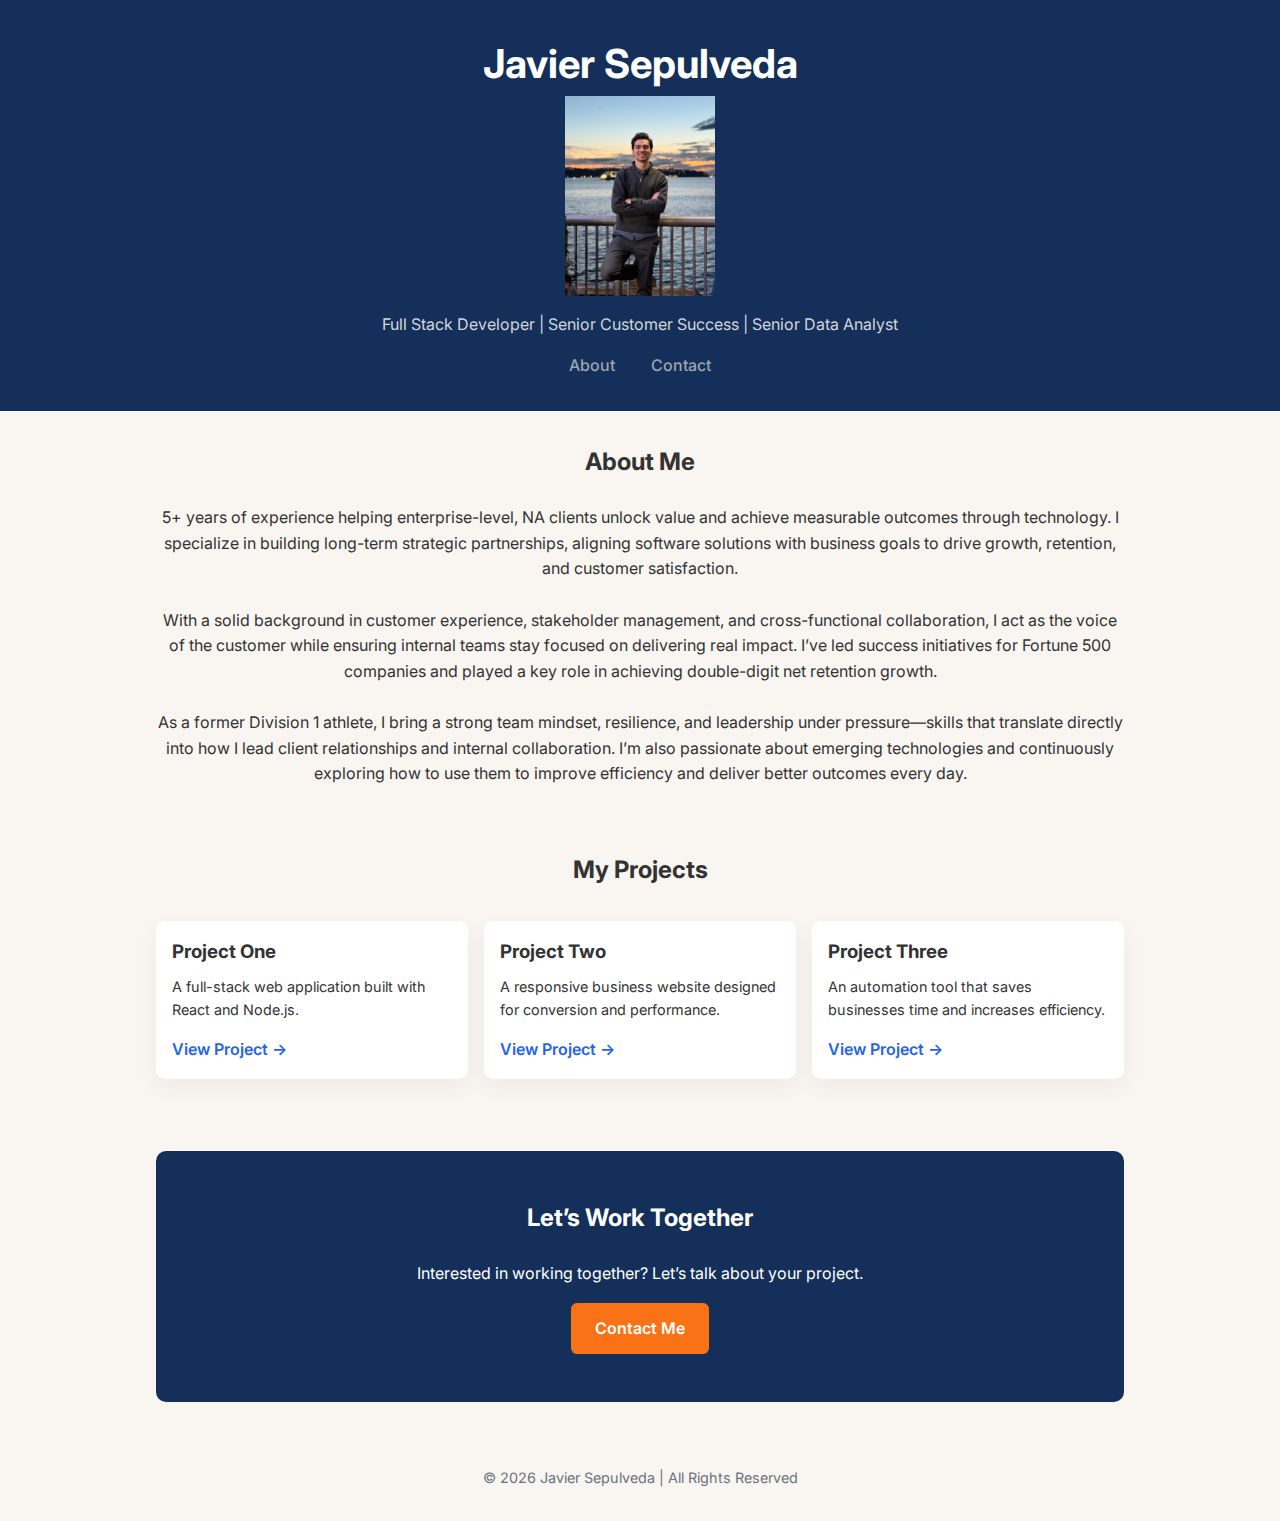
<file: index.html>
﻿<!DOCTYPE html>
<html lang="en">
<head>
    <meta charset="UTF-8">
    <title>Sepulveda</title>
    <meta name="viewport" content="width=device-width, initial-scale=1.0">

    <!-- Google Font -->
    <link href="https://fonts.googleapis.com/css2?family=Inter:wght@300;400;600;700&display=swap" rel="stylesheet">

    <link rel="stylesheet" href="./style/style.css"/>

    
</head>
<body>

    <header>
        <h1>Javier Sepulveda</h1>
        <img src="./images/profile-picture.jpeg" height="200" />
        <p>Full Stack Developer | Senior Customer Success | Senior Data Analyst</p>

        <nav>
            <a href="./assets/about.html">About</a>
            <!-- <a href="index.html#projects">Projects</a> -->
            <a href="./assets/contact.html">Contact</a>
        </nav>
    </header>

    <section class="about">
        <h2>About Me</h2>
        <p>
            5+ years of experience helping enterprise-level, NA clients unlock value and achieve measurable outcomes through technology. I specialize in building long-term strategic partnerships, aligning software solutions with business goals to drive growth, retention, and customer satisfaction.
            <br /><br />
            With a solid background in customer experience, stakeholder management, and cross-functional collaboration, I act as the voice of the customer while ensuring internal teams stay focused on delivering real impact. I’ve led success initiatives for Fortune 500 companies and played a key role in achieving double-digit net retention growth.
            <br /><br />
            As a former Division 1 athlete, I bring a strong team mindset, resilience, and leadership under pressure—skills that translate directly into how I lead client relationships and internal collaboration. I’m also passionate about emerging technologies and continuously exploring how to use them to improve efficiency and deliver better outcomes every day.
        </p>
    </section>

    <section id="projects">
        <h2 style="text-align:center; margin-bottom:2rem;">My Projects</h2>

        <div class="projects">

            <div class="card">
                <h3>Project One</h3>
                <p>A full-stack web application built with React and Node.js.</p>
                <a href="#" target="_blank">View Project →</a>
            </div>

            <div class="card">
                <h3>Project Two</h3>
                <p>A responsive business website designed for conversion and performance.</p>
                <a href="#" target="_blank">View Project →</a>
            </div>

            <div class="card">
                <h3>Project Three</h3>
                <p>An automation tool that saves businesses time and increases efficiency.</p>
                <a href="#" target="_blank">View Project →</a>
            </div>

        </div>
    </section>

    <section id="contact">
        <div class="cta">
            <h2>Let’s Work Together</h2>
            <p>Interested in working together? Let’s talk about your project.</p>
            <a href="./assets/contact.html">Contact Me</a>
        </div>
    </section>

    <footer>
        © 2026 Javier Sepulveda | All Rights Reserved
    </footer>

</body>
</html>
</file>
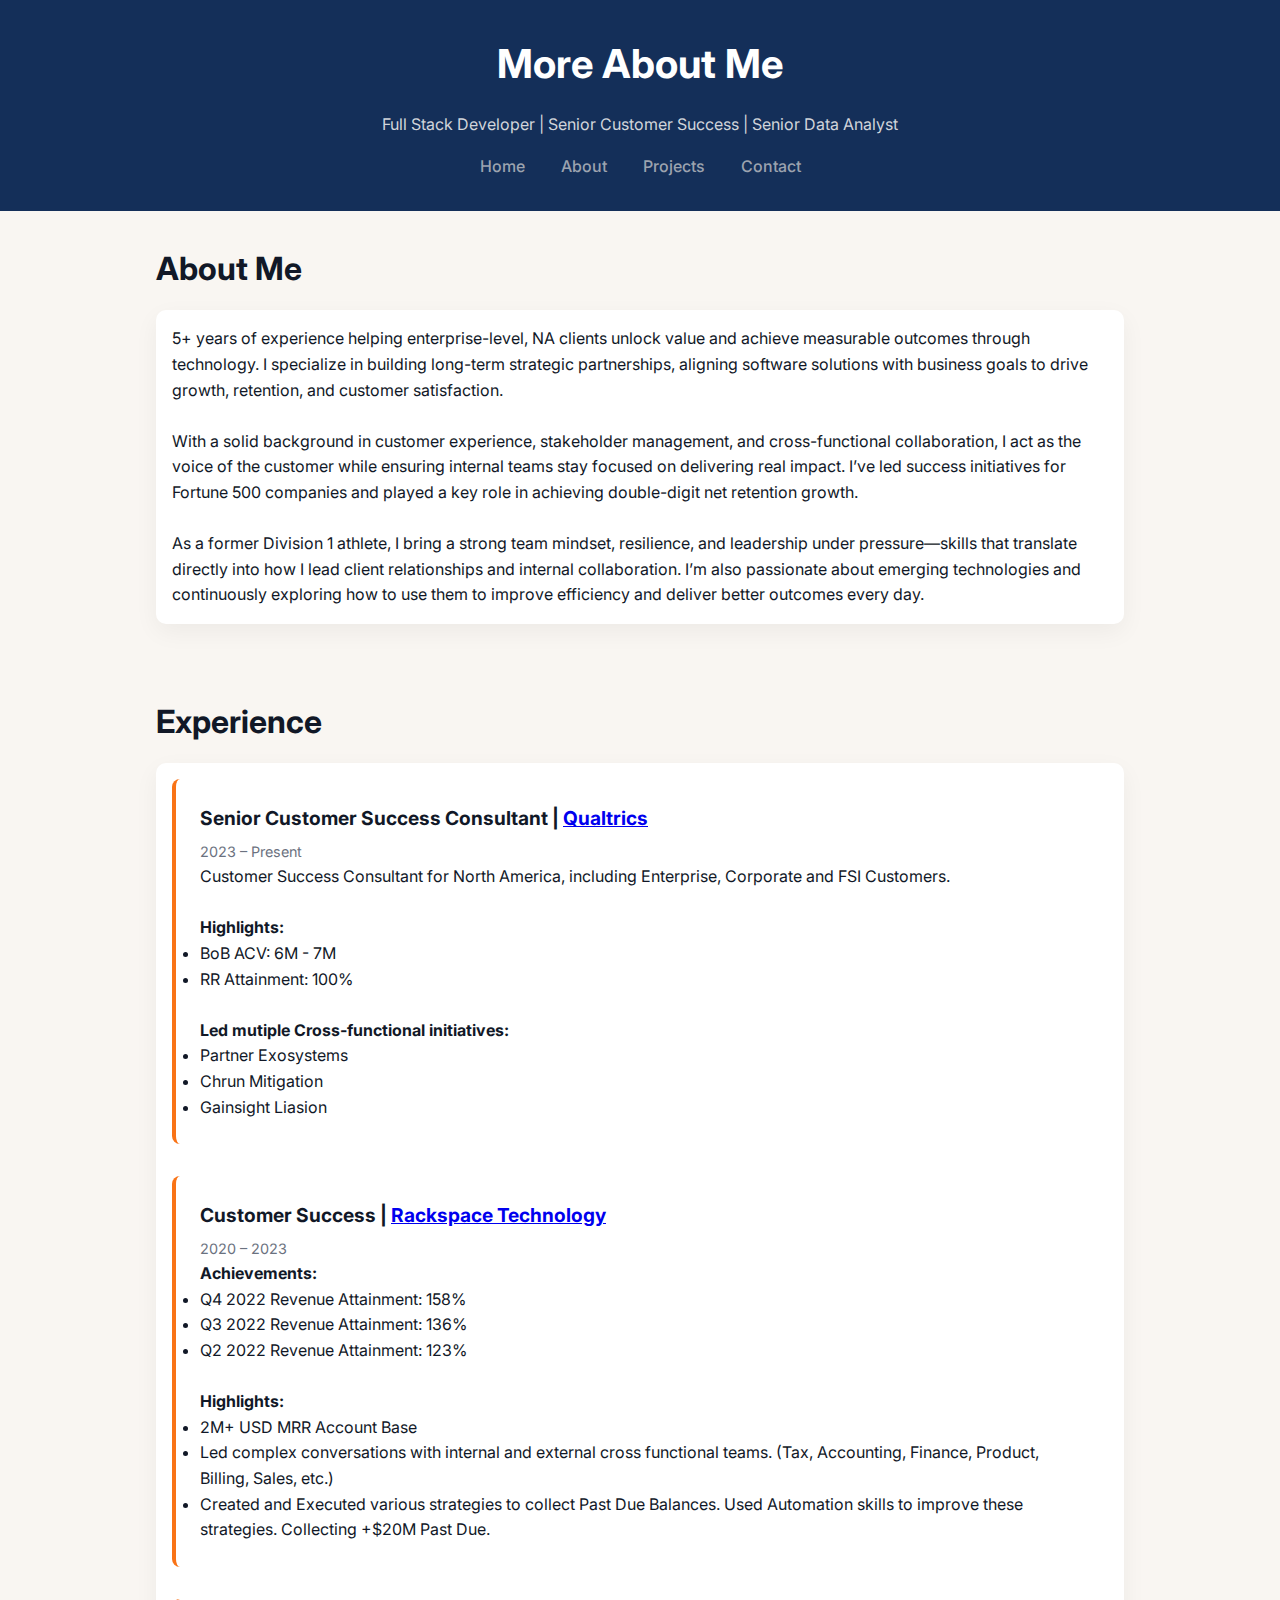
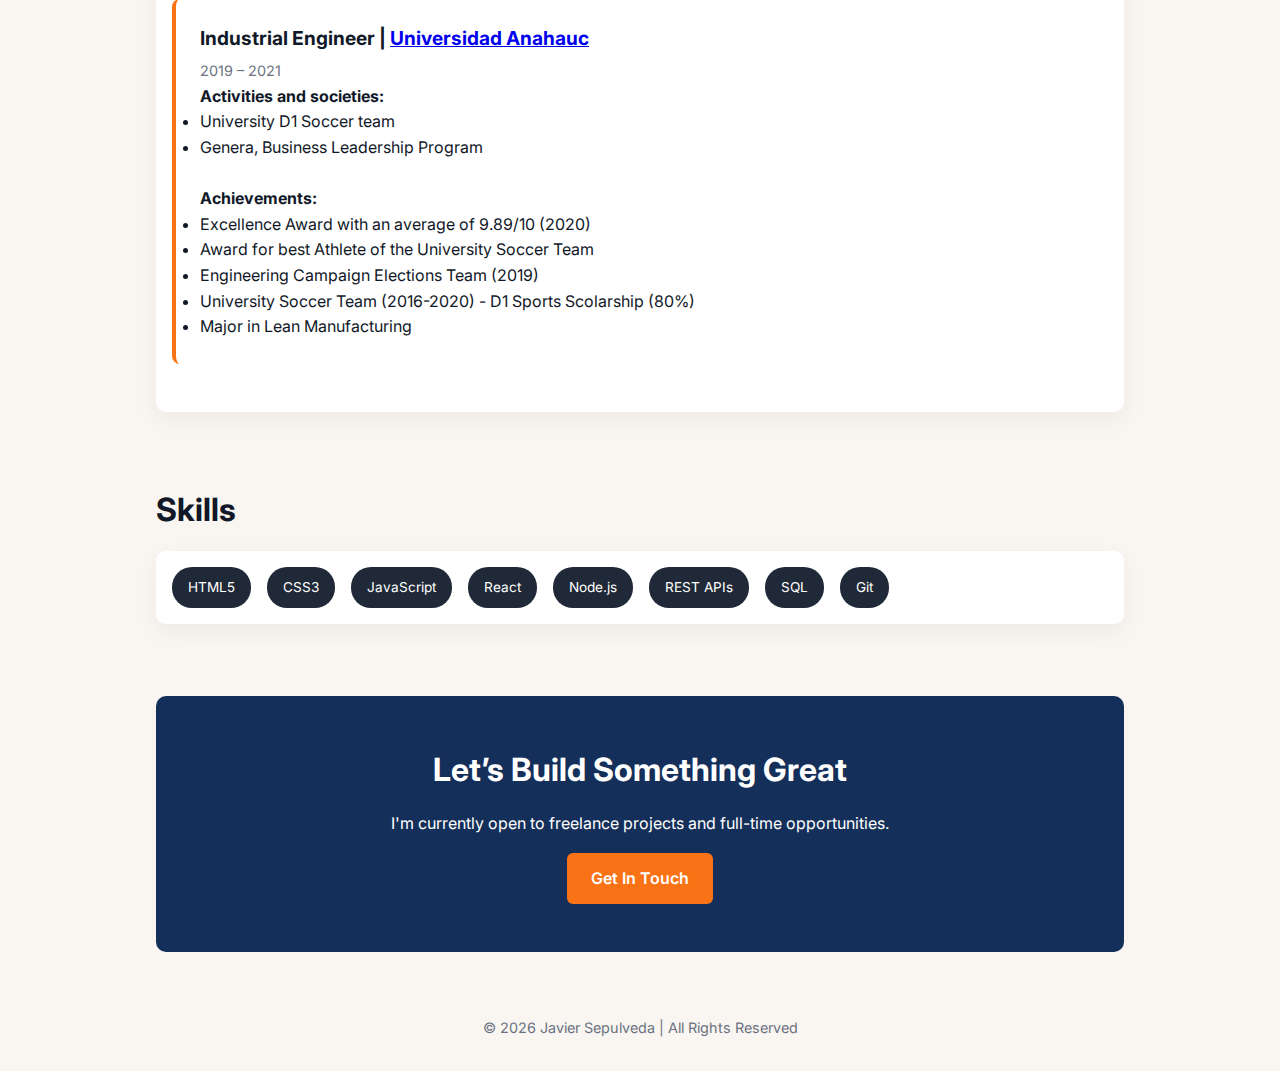
<file: assets/about.html>
﻿<!DOCTYPE html>
<html lang="en">
<head>
    <meta charset="UTF-8">
    <title>Sepulveda</title>
    <meta name="viewport" content="width=device-width, initial-scale=1.0">

    <!-- Google Font -->
    <link href="https://fonts.googleapis.com/css2?family=Inter:wght@300;400;600;700&display=swap" rel="stylesheet">

    <style>
        * {
            margin: 0;
            padding: 0;
            box-sizing: border-box;
        }

        body {
            font-family: 'Inter', sans-serif;
            background-color: #F9F6F2;
            color: #111827;
            line-height: 1.6;
        }

        header {
            background: #142F59;
            color: white;
            padding: 2rem 1rem;
            text-align: center;
        }

            header h1 {
                font-size: 2.5rem;
            }

            header p {
                margin-top: 1rem;
                color: #d1d5db;
            }

        nav {
            margin-top:1rem;
        }

            nav a {
                color: #9ca3af;
                margin: 0 1rem;
                text-decoration: none;
                font-weight: 500;
            }

                nav a:hover {
                    color: white;
                }

        section {
            max-width: 1000px;
            margin: auto;
            padding: 2rem 1rem;
        }

        h2 {
            margin-bottom: 1rem;
            font-size: 2rem;
        }

        .card {
            background: white;
            padding: 1rem;
            border-radius: 10px;
            box-shadow: 0 8px 25px rgba(0,0,0,0.05);
            margin-bottom: 0.5rem;
        }

        .experience-item {
            margin-bottom: 2rem;
            padding: 1.5rem;
            padding-left: 1.5rem;
            border-left: 4px solid #F97316;
            border-radius: 8px;
            background: white;
            transition: transform 0.3s ease, box-shadow 0.3s ease, background 0.3s ease;
        }

            .experience-item:hover {
                transform: scale(1.03) translateY(-5px);
                background: #F9F6F2; /* soft warm tint */
                box-shadow: 0 15px 35px rgba(0,0,0,0.08);
            }

            .experience-item h3 {
                font-size: 1.2rem;
                margin-bottom: 0.3rem;
            }

            .experience-item span {
                font-size: 0.9rem;
                color: #6b7280;
            }

        .skills {
            display: flex;
            flex-wrap: wrap;
            gap: 1rem;
        }

        .skill {
            background: #1F2937;
            color: white;
            padding: 0.6rem 1rem;
            border-radius: 20px;
            font-size: 0.85rem;
        }

        .cta {
            text-align: center;
            background: #142F59;
            color: white;
            padding: 3rem 1rem;
            border-radius: 10px;
        }

            .cta a {
                display: inline-block;
                margin-top: 1rem;
                padding: 0.8rem 1.5rem;
                background: #F97316;
                color: white;
                text-decoration: none;
                border-radius: 6px;
                font-weight: 600;
            }

                .cta a:hover {
                    background: #EA580C;
                }

        footer {
            text-align: center;
            padding: 2rem 1rem;
            font-size: 0.9rem;
            color: #6b7280;
        }

        @media (max-width: 768px) {
            header h1 {
                font-size: 2rem;
            }
        }
    </style>
</head>
<body>

    <header>
        <h1>More About Me</h1>
        <p>Full Stack Developer | Senior Customer Success | Senior Data Analyst</p>

        <nav>
            <a href="../index.html">Home</a>
            <a href="about.html">About</a>
            <a href="index.html#projects">Projects</a>
            <a href="./contact.html">Contact</a>
        </nav>
    </header>

    <section>
        <h2>About Me</h2>

        <div class="card">
            <p>
                5+ years of experience helping enterprise-level, NA clients unlock value and achieve measurable outcomes through technology. I specialize in building long-term strategic partnerships, aligning software solutions with business goals to drive growth, retention, and customer satisfaction.
                <br /><br />
                With a solid background in customer experience, stakeholder management, and cross-functional collaboration, I act as the voice of the customer while ensuring internal teams stay focused on delivering real impact. I’ve led success initiatives for Fortune 500 companies and played a key role in achieving double-digit net retention growth.
                <br /><br />
                As a former Division 1 athlete, I bring a strong team mindset, resilience, and leadership under pressure—skills that translate directly into how I lead client relationships and internal collaboration. I’m also passionate about emerging technologies and continuously exploring how to use them to improve efficiency and deliver better outcomes every day.
            </p>
        </div>
    </section>

    <section>
        <h2>Experience</h2>

        <div class="card">

            <div class="experience-item">
                <h3>Senior Customer Success Consultant | <a href="https://www.qualtrics.com/">Qualtrics</a></h3>
                <span>2023 – Present</span>
                <p>
                    Customer Success Consultant for North America, including Enterprise, Corporate and FSI Customers. 
                    <br /><br />
                    <b>Highlights:</b>
                   <ul>
                       <li>BoB ACV: 6M - 7M</li>
                       <li>RR Attainment: 100%</li>
                   </ul>
                    <br />
                    <b>Led mutiple Cross-functional initiatives:</b>
                   <ul>
                       <li>Partner Exosystems</li>
                       <li>Chrun Mitigation</li>
                       <li>Gainsight Liasion</li>
                   </ul>
                </p>
            </div>

            <div class="experience-item">
                <h3>Customer Success | <a href="https://www.rackspace.com/">Rackspace Technology</a></h3>
                <span>2020 – 2023</span>
                <p>
                    <b>Achievements:</b>
                    <ul>
                        <li>Q4 2022 Revenue Attainment: 158%</li>
                        <li>Q3 2022 Revenue Attainment: 136%</li>
                        <li>Q2 2022 Revenue Attainment: 123%</li>
                    </ul>
                    <br />
                    <b>Highlights:</b>
                    <ul>
                        <li>2M+ USD MRR Account Base</li>
                        <li>Led complex conversations with internal and external cross functional teams. (Tax, Accounting, Finance, Product, Billing, Sales, etc.)</li>
                        <li>Created and Executed various strategies to collect Past Due Balances. Used Automation skills to improve these strategies. Collecting +$20M Past Due.</li>
                    </ul>
                </p>

            </div>

            <div class="experience-item">
                <h3>Industrial Engineer | <a href="https://www.anahuac.mx/">Universidad Anahauc</a></h3>
                <span>2019 – 2021</span>
                <p>
                    <b>Activities and societies: </b>
                    <ul>
                        <li>University D1 Soccer team</li>
                        <li>Genera, Business Leadership Program</li>
                    </ul>
                    <br />
                    <b>Achievements:</b>
                    <ul>
                        <li>Excellence Award with an average of 9.89/10 (2020)</li>
                        <li>Award for best Athlete of the University Soccer Team</li>
                        <li>Engineering Campaign Elections Team (2019)</li>
                        <li>University Soccer Team (2016-2020) - D1 Sports Scolarship (80%)</li>
                        <li>Major in Lean Manufacturing</li>
                    </ul>
                </p>
            </div>

        </div>
    </section>

    <section>
        <h2>Skills</h2>

        <div class="card">
            <div class="skills">
                <div class="skill">HTML5</div>
                <div class="skill">CSS3</div>
                <div class="skill">JavaScript</div>
                <div class="skill">React</div>
                <div class="skill">Node.js</div>
                <div class="skill">REST APIs</div>
                <div class="skill">SQL</div>
                <div class="skill">Git</div>
            </div>
        </div>
    </section>

    <section>
        <div class="cta">
            <h2>Let’s Build Something Great</h2>
            <p>
                I'm currently open to freelance projects and full-time opportunities.
            </p>
            <a href="mailto:your@email.com">Get In Touch</a>
        </div>
    </section>

    <footer>
        © 2026 Javier Sepulveda | All Rights Reserved
    </footer>

</body>
</html>
</file>
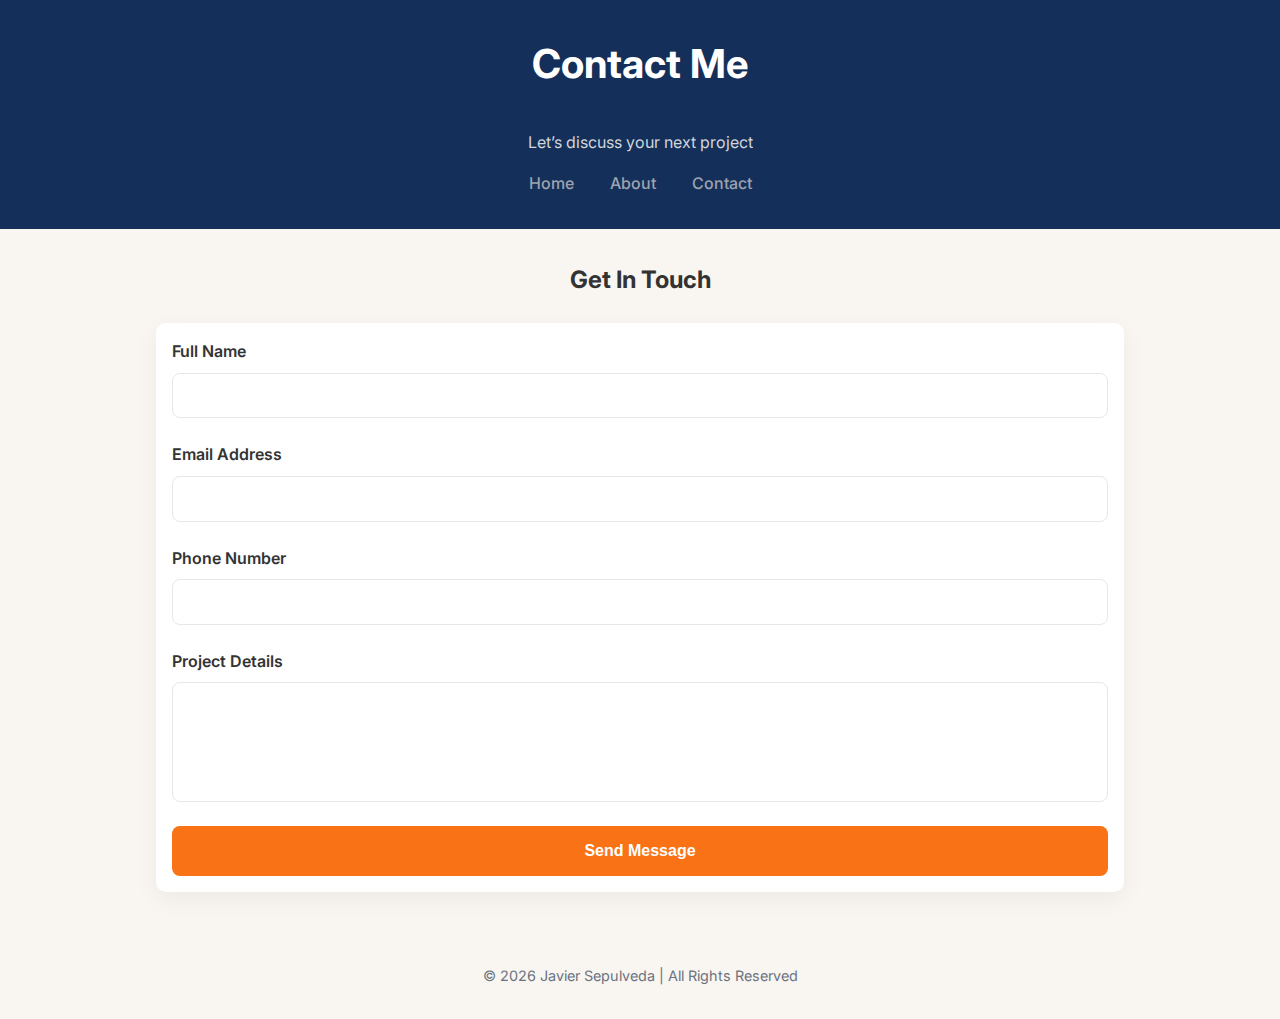
<file: assets/contact.html>
﻿<!DOCTYPE html>
<html lang="en">
<head>
    <meta charset="UTF-8">
    <title>Sepulveda</title>
    <meta name="viewport" content="width=device-width, initial-scale=1.0">

    <!-- Google Font -->
    <link href="https://fonts.googleapis.com/css2?family=Inter:wght@300;400;600;700&display=swap" rel="stylesheet">

    <link rel="stylesheet" href="../style/style.css" />

</head>
<body>

    <header>
        <h1>Contact Me</h1>
        <br />
        <p>Let’s discuss your next project</p>
        <nav>
            <a href="../index.html">Home</a>
            <a href="./about.html">About</a>
            <!-- <a href="index.html#projects">Projects</a> -->
            <a href="">Contact</a>
        </nav>
    </header>
    

    <section>
        <h2>Get In Touch</h2>

        <!-- Replace the action URL with your Formspree endpoint -->
        
        <div class="card">
            <form action="https://formspree.io/f/YOUR_FORM_ID" method="POST">

                <label for="name">Full Name</label>
                <input type="text" id="name" name="name" required>

                <label for="email">Email Address</label>
                <input type="email" id="email" name="email" required>

                <label for="phone">Phone Number</label>
                <input type="tel" id="phone" name="phone" required>

                <label for="message">Project Details</label>
                <textarea id="message" name="message" required></textarea>

                <button type="submit">Send Message</button>

            </form>

        </div>
        
        
    </section>

    <footer>
        © 2026 Javier Sepulveda | All Rights Reserved
    </footer>

</body>
</html>
</file>
<file: style/style.css>
﻿html {
    * {
        margin: 0;
        padding: 0;
        box-sizing: border-box;
    }

    body {
        font-family: 'Inter', sans-serif;
        background-color: #F9F6F2;
        color: #333;
        line-height: 1.6;
    }

    header {
        background: #142F59;
        color: white;
        padding: 2rem 1rem;
        text-align: center;
    }

        header h1 {
            font-size: 2.5rem;
        }

        header p {
            margin-top: 0.5rem;
            color: #d1d5db;
        }

    nav {
        margin-top: 1rem;
    }

        nav a {
            color: #9ca3af;
            margin: 0 1rem;
            text-decoration: none;
            font-weight: 500;
        }

            nav a:hover {
                color: white;
            }

    section {
        padding: 2rem 1rem;
        max-width: 1000px;
        margin: auto;
    }

    .about {
        text-align: center;
    }

    .projects {
        display: grid;
        grid-template-columns: repeat(auto-fit, minmax(280px, 1fr));
        gap: 1rem;
    }

    .card {
        background: white;
        padding: 1.5rem;
        border-radius: 10px;
        box-shadow: 0 5px 20px rgba(0,0,0,0.05);
        transition: transform 0.3s ease;
    }

        .card:hover {
            transform: translateY(-5px);
        }

        .card h3 {
            margin-bottom: 0.5rem;
        }

        .card p {
            font-size: 0.9rem;
            margin-bottom: 1rem;
        }

        .card a {
            text-decoration: none;
            color: #2563eb;
            font-weight: 600;
        }

    .cta {
        text-align: center;
        background: #142F59;
        color: white;
        padding: 3rem 1rem;
        border-radius: 10px;
    }

        .cta a {
            display: inline-block;
            margin-top: 1rem;
            padding: 0.8rem 1.5rem;
            background: #F97316;
            color: white;
            text-decoration: none;
            border-radius: 6px;
            font-weight: 600;
        }

            .cta a:hover {
                background: #EA580C;
            }

    h2 {
        margin-bottom: 1.5rem;
        text-align: center;
    }

    form {
        display: flex;
        flex-direction: column;
    }

    label {
        margin-bottom: 0.5rem;
        font-weight: 600;
    }

    input, textarea {
        padding: 0.8rem;
        margin-bottom: 1.5rem;
        border-radius: 8px;
        border: 1px solid #e5e7eb;
        font-size: 1rem;
        transition: all 0.3s ease;
    }

        input:focus, textarea:focus {
            outline: none;
            border-color: #F97316;
            box-shadow: 0 0 0 3px rgba(249,115,22,0.2);
        }

    textarea {
        resize: none;
        min-height: 120px;
    }

    button {
        padding: 1rem;
        background: #F97316;
        color: white;
        border: none;
        border-radius: 8px;
        font-weight: 600;
        font-size: 1rem;
        cursor: pointer;
        transition: transform 0.2s ease, background 0.2s ease;
    }

        button:hover {
            background: #EA580C;
            transform: scale(1.03);
        }

    .card {
        background: white;
        padding: 1rem;
        border-radius: 10px;
        box-shadow: 0 8px 25px rgba(0,0,0,0.05);
        margin-bottom: 0.5rem;
    }

    .experience-item {
        margin-bottom: 2rem;
        padding: 1.5rem;
        padding-left: 1.5rem;
        border-left: 4px solid #F97316;
        border-radius: 8px;
        background: white;
        transition: transform 0.3s ease, box-shadow 0.3s ease, background 0.3s ease;
    }

        .experience-item:hover {
            transform: scale(1.03) translateY(-5px);
            background: #F9F6F2; /* soft warm tint */
            box-shadow: 0 15px 35px rgba(0,0,0,0.08);
        }

        .experience-item h3 {
            font-size: 1.2rem;
            margin-bottom: 0.3rem;
        }

        .experience-item span {
            font-size: 0.9rem;
            color: #6b7280;
        }

    .skills {
        display: flex;
        flex-wrap: wrap;
        gap: 1rem;
    }

    .skill {
        background: #1F2937;
        color: white;
        padding: 0.6rem 1rem;
        border-radius: 20px;
        font-size: 0.85rem;
    }

    footer {
        text-align: center;
        padding: 2rem;
        font-size: 0.9rem;
        color: #6b7280;
    }
}
</file>
